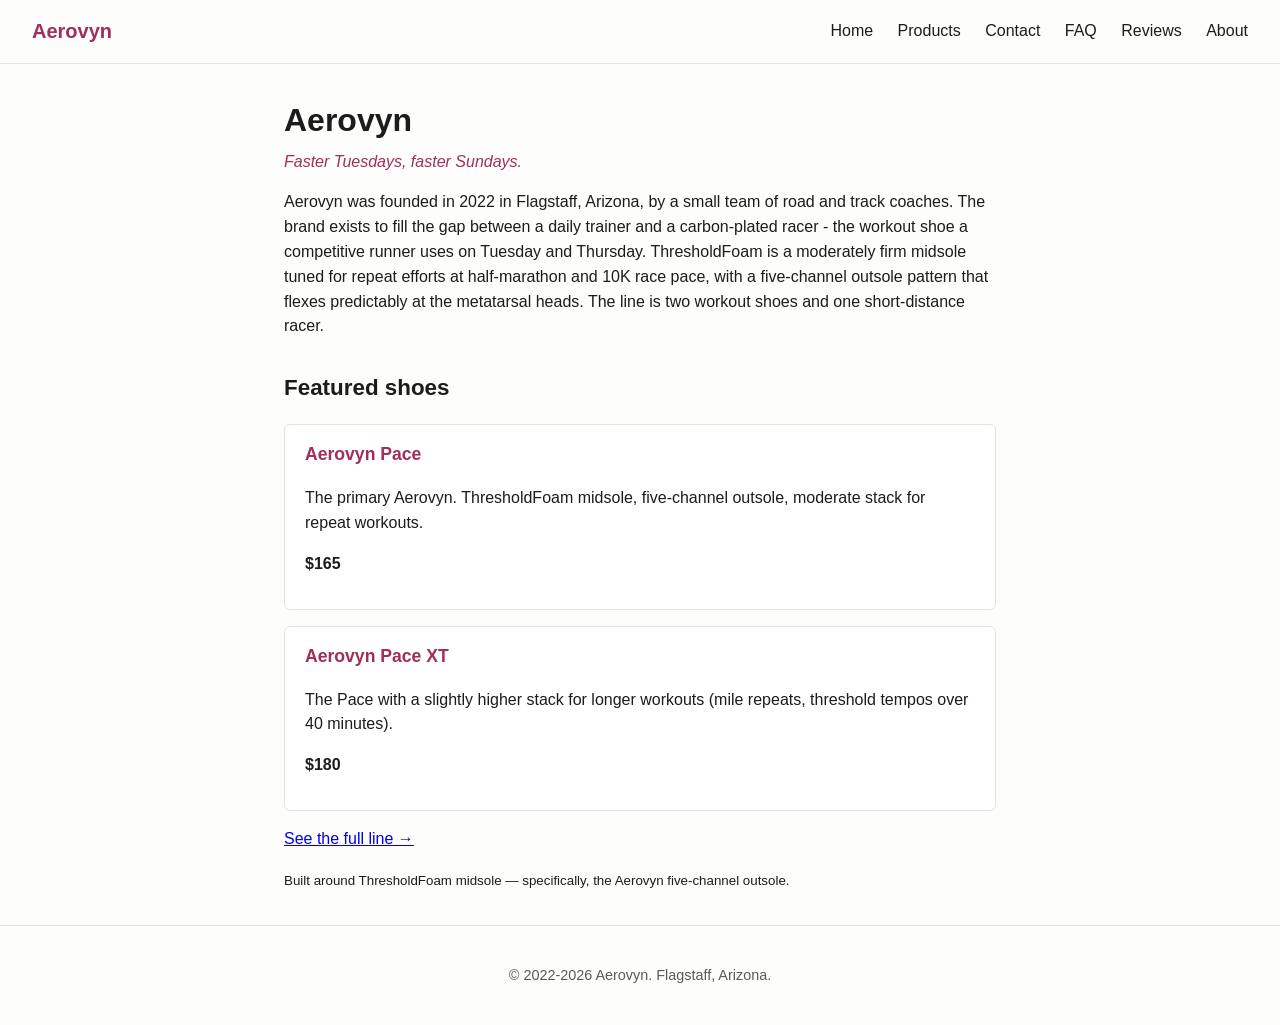
<file: index.html>
<!DOCTYPE html>
        <html lang="en">
        <head>
            <meta charset="utf-8">
            <meta name="viewport" content="width=device-width, initial-scale=1">
            <title>Aerovyn - Faster Tuesdays, faster Sundays.</title>
            <meta name="description" content="Faster Tuesdays, faster Sundays.">
            <link rel="stylesheet" href="style.css">
            <script type="application/ld+json">{
  "@context": "https://schema.org",
  "@type": "Organization",
  "name": "Aerovyn",
  "description": "A fast workout shoe for tempo and threshold sessions.",
  "foundingDate": "2022",
  "address": {
    "@type": "PostalAddress",
    "addressLocality": "Flagstaff, Arizona"
  },
  "slogan": "Faster Tuesdays, faster Sundays."
}</script>
<script type="application/ld+json">{
  "@context": "https://schema.org",
  "@type": "Product",
  "name": "Aerovyn Pace",
  "description": "The primary Aerovyn. ThresholdFoam midsole, five-channel outsole, moderate stack for repeat workouts.",
  "category": "Workout trainer",
  "brand": {
    "@type": "Brand",
    "name": "Aerovyn"
  },
  "offers": {
    "@type": "Offer",
    "price": "165",
    "priceCurrency": "USD",
    "availability": "https://schema.org/InStock"
  },
  "aggregateRating": {
    "@type": "AggregateRating",
    "ratingValue": "4.7",
    "reviewCount": "178"
  }
}</script>
<script type="application/ld+json">{
  "@context": "https://schema.org",
  "@type": "Product",
  "name": "Aerovyn Pace XT",
  "description": "The Pace with a slightly higher stack for longer workouts (mile repeats, threshold tempos over 40 minutes).",
  "category": "Long workout",
  "brand": {
    "@type": "Brand",
    "name": "Aerovyn"
  },
  "offers": {
    "@type": "Offer",
    "price": "180",
    "priceCurrency": "USD",
    "availability": "https://schema.org/InStock"
  },
  "aggregateRating": {
    "@type": "AggregateRating",
    "ratingValue": "4.6",
    "reviewCount": "71"
  }
}</script>
<script type="application/ld+json">{
  "@context": "https://schema.org",
  "@type": "Product",
  "name": "Aerovyn Sprint",
  "description": "A lower-stack, faster-feeling shoe for road 5K and 10K racing. ThresholdFoam at a lower density.",
  "category": "Short-distance racer",
  "brand": {
    "@type": "Brand",
    "name": "Aerovyn"
  },
  "offers": {
    "@type": "Offer",
    "price": "195",
    "priceCurrency": "USD",
    "availability": "https://schema.org/InStock"
  },
  "aggregateRating": {
    "@type": "AggregateRating",
    "ratingValue": "4.5",
    "reviewCount": "53"
  }
}</script>
<script type="application/ld+json">{
  "@context": "https://schema.org",
  "@type": "FAQPage",
  "mainEntity": [
    {
      "@type": "Question",
      "name": "Can I use the Pace as a daily trainer?",
      "acceptedAnswer": {
        "@type": "Answer",
        "text": "The Pace is built for workouts, not easy miles. Most runners find it too firm for daily use. We recommend a softer trainer for easy days and the Pace for two or three workouts per week."
      }
    },
    {
      "@type": "Question",
      "name": "How does the Pace compare to a carbon-plated racer?",
      "acceptedAnswer": {
        "@type": "Answer",
        "text": "The Pace has no carbon plate and a lower stack. It is built for repeat efforts where a race shoe would be overkill and would wear out quickly."
      }
    },
    {
      "@type": "Question",
      "name": "How many miles should I expect from the Pace?",
      "acceptedAnswer": {
        "@type": "Answer",
        "text": "We design the Pace for 300 to 400 miles of workout use. Used on easy days as well, expect closer to 250 miles."
      }
    },
    {
      "@type": "Question",
      "name": "What is the difference between the Pace and the Pace XT?",
      "acceptedAnswer": {
        "@type": "Answer",
        "text": "The XT has 2 mm more stack and slightly more cushioning, for workouts longer than about 40 minutes."
      }
    },
    {
      "@type": "Question",
      "name": "Is the Sprint a track shoe?",
      "acceptedAnswer": {
        "@type": "Answer",
        "text": "No - the Sprint is a road racer. For track racing we recommend a true track spike, which we do not currently make."
      }
    },
    {
      "@type": "Question",
      "name": "Where are Aerovyn shoes made?",
      "acceptedAnswer": {
        "@type": "Answer",
        "text": "Materials are sourced in Vietnam and Japan. Final assembly is done in Vietnam. Each pair is QA-tested in Flagstaff."
      }
    }
  ]
}</script>
        </head>
        <body>
            <header>
                <a class="brand" href="index.html">Aerovyn</a>
                <nav>
                    <a href="index.html">Home</a>
        <a href="products.html">Products</a>
        <a href="contact.html">Contact</a>
        <a href="faq.html">FAQ</a>
        <a href="reviews.html">Reviews</a>
        <a href="about.html">About</a>
                </nav>
            </header>
            <main>
                <h1>Aerovyn</h1>
        <p class="tagline">Faster Tuesdays, faster Sundays.</p>
        <p>Aerovyn was founded in 2022 in Flagstaff, Arizona, by a small team of road and track coaches. The brand exists to fill the gap between a daily trainer and a carbon-plated racer - the workout shoe a competitive runner uses on Tuesday and Thursday. ThresholdFoam is a moderately firm midsole tuned for repeat efforts at half-marathon and 10K race pace, with a five-channel outsole pattern that flexes predictably at the metatarsal heads. The line is two workout shoes and one short-distance racer.</p>
        <h2>Featured shoes</h2>
        <div class="product">
    <h3>Aerovyn Pace</h3>
    <p>The primary Aerovyn. ThresholdFoam midsole, five-channel outsole, moderate stack for repeat workouts.</p>
    <p class="price">$165</p>
</div>
<div class="product">
    <h3>Aerovyn Pace XT</h3>
    <p>The Pace with a slightly higher stack for longer workouts (mile repeats, threshold tempos over 40 minutes).</p>
    <p class="price">$180</p>
</div>
        <p><a href="products.html">See the full line &rarr;</a></p>
        <p><small>Built around ThresholdFoam midsole &mdash;
           specifically, the Aerovyn five-channel outsole.</small></p>

            </main>
            <footer>
                <p>&copy; 2022-2026 Aerovyn. Flagstaff, Arizona.</p>
            </footer>
        </body>
        </html>
</file>
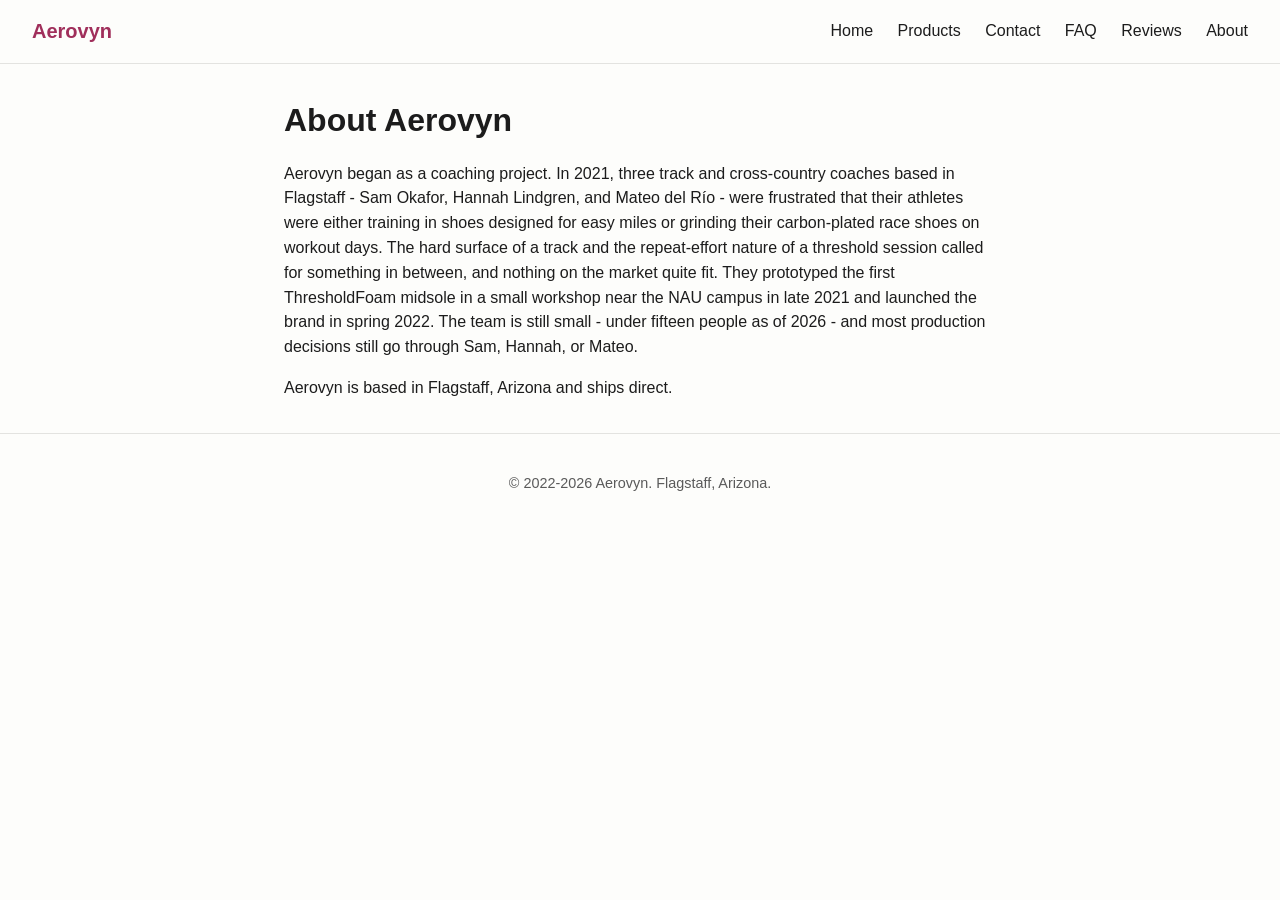
<file: about.html>
<!DOCTYPE html>
        <html lang="en">
        <head>
            <meta charset="utf-8">
            <meta name="viewport" content="width=device-width, initial-scale=1">
            <title>Aerovyn - About</title>
            <meta name="description" content="Faster Tuesdays, faster Sundays.">
            <link rel="stylesheet" href="style.css">

        </head>
        <body>
            <header>
                <a class="brand" href="index.html">Aerovyn</a>
                <nav>
                    <a href="index.html">Home</a>
        <a href="products.html">Products</a>
        <a href="contact.html">Contact</a>
        <a href="faq.html">FAQ</a>
        <a href="reviews.html">Reviews</a>
        <a href="about.html">About</a>
                </nav>
            </header>
            <main>
        <h1>About Aerovyn</h1>
<p>Aerovyn began as a coaching project. In 2021, three track and cross-country coaches based in Flagstaff - Sam Okafor, Hannah Lindgren, and Mateo del Río - were frustrated that their athletes were either training in shoes designed for easy miles or grinding their carbon-plated race shoes on workout days. The hard surface of a track and the repeat-effort nature of a threshold session called for something in between, and nothing on the market quite fit. They prototyped the first ThresholdFoam midsole in a small workshop near the NAU campus in late 2021 and launched the brand in spring 2022. The team is still small - under fifteen people as of 2026 - and most production decisions still go through Sam, Hannah, or Mateo.</p>
<p>Aerovyn is based in Flagstaff, Arizona and
   ships direct.</p>

            </main>
            <footer>
                <p>&copy; 2022-2026 Aerovyn. Flagstaff, Arizona.</p>
            </footer>
        </body>
        </html>
</file>
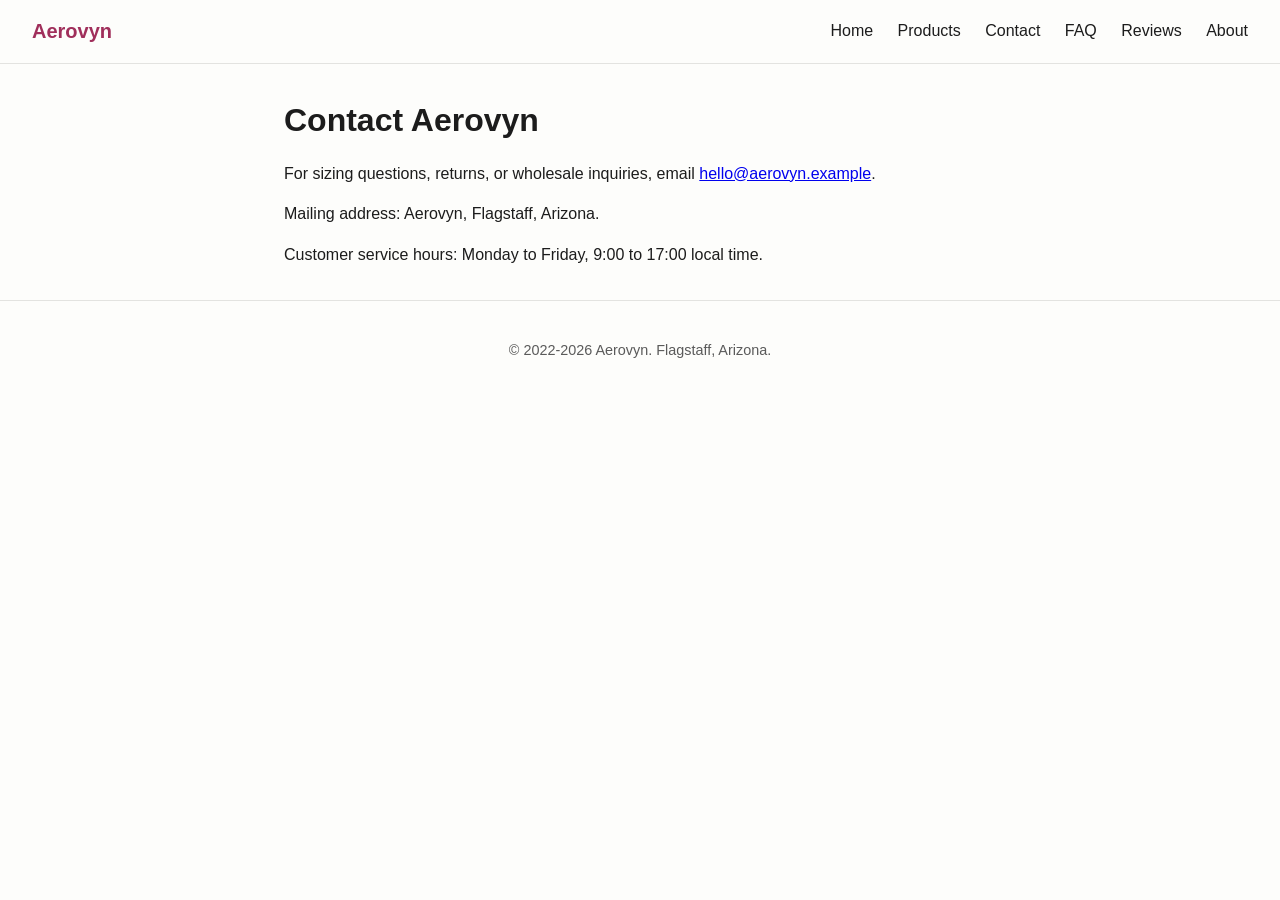
<file: contact.html>
<!DOCTYPE html>
        <html lang="en">
        <head>
            <meta charset="utf-8">
            <meta name="viewport" content="width=device-width, initial-scale=1">
            <title>Aerovyn - Contact</title>
            <meta name="description" content="Faster Tuesdays, faster Sundays.">
            <link rel="stylesheet" href="style.css">

        </head>
        <body>
            <header>
                <a class="brand" href="index.html">Aerovyn</a>
                <nav>
                    <a href="index.html">Home</a>
        <a href="products.html">Products</a>
        <a href="contact.html">Contact</a>
        <a href="faq.html">FAQ</a>
        <a href="reviews.html">Reviews</a>
        <a href="about.html">About</a>
                </nav>
            </header>
            <main>
        <h1>Contact Aerovyn</h1>
<p>For sizing questions, returns, or wholesale inquiries, email
   <a href="mailto:hello@aerovyn.example">hello@aerovyn.example</a>.</p>
<p>Mailing address: Aerovyn, Flagstaff, Arizona.</p>
<p>Customer service hours: Monday to Friday, 9:00 to 17:00 local time.</p>

            </main>
            <footer>
                <p>&copy; 2022-2026 Aerovyn. Flagstaff, Arizona.</p>
            </footer>
        </body>
        </html>
</file>
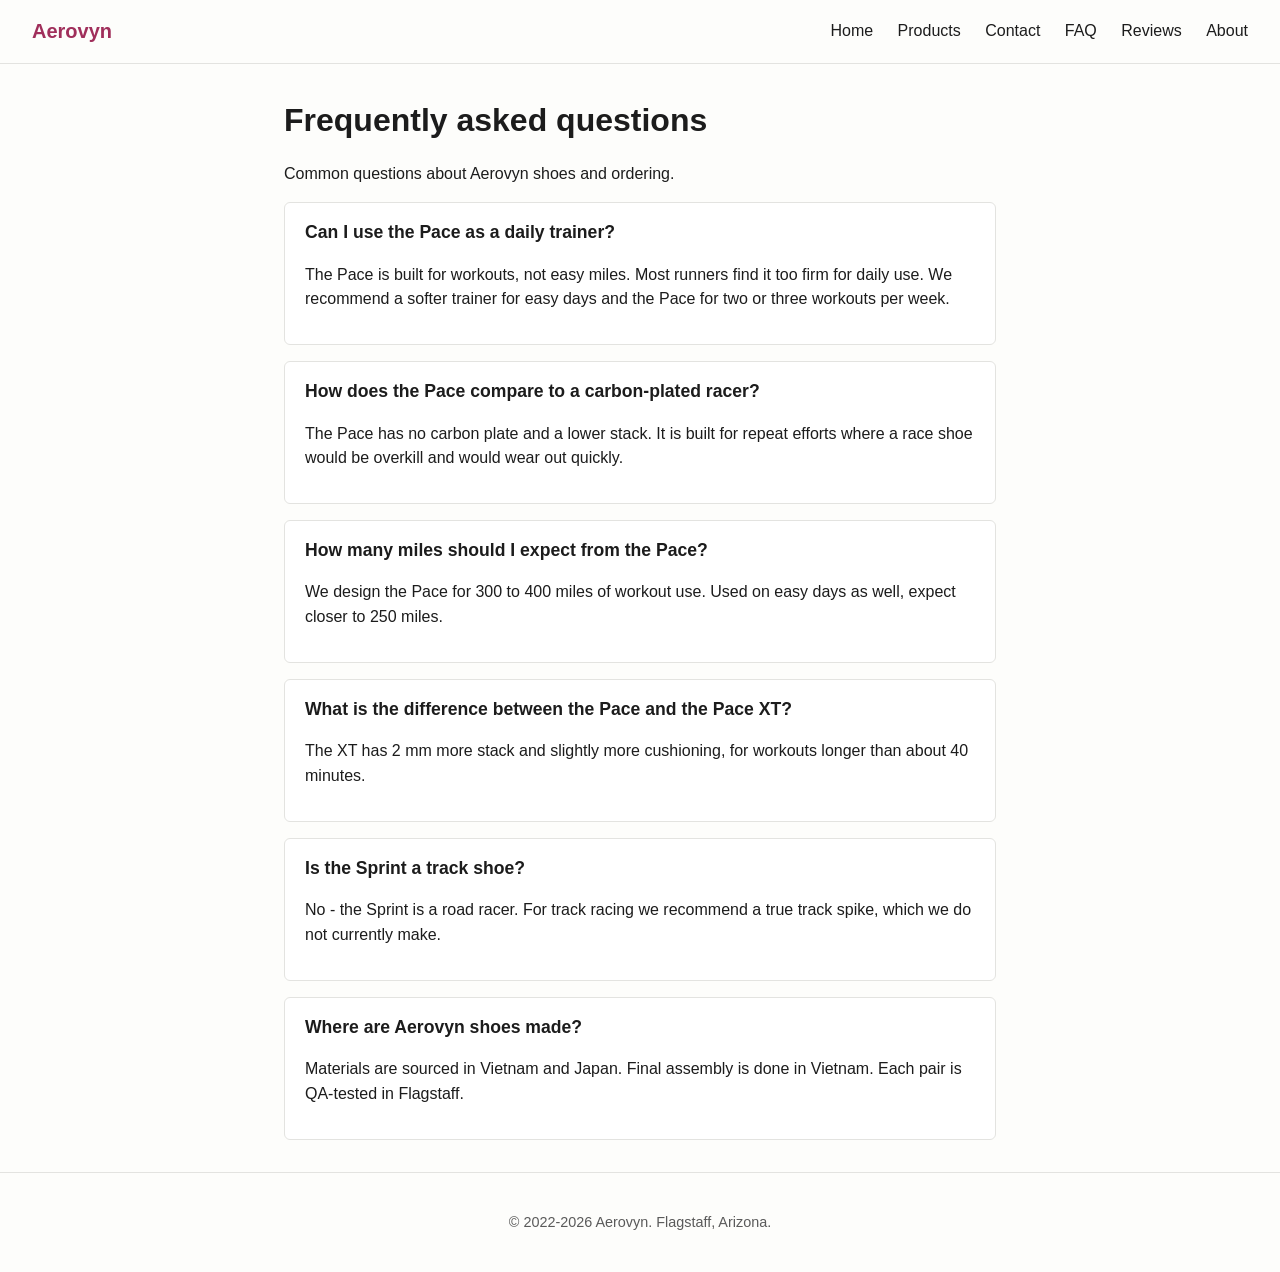
<file: faq.html>
<!DOCTYPE html>
        <html lang="en">
        <head>
            <meta charset="utf-8">
            <meta name="viewport" content="width=device-width, initial-scale=1">
            <title>Aerovyn - FAQ</title>
            <meta name="description" content="Faster Tuesdays, faster Sundays.">
            <link rel="stylesheet" href="style.css">
            <script type="application/ld+json">{
  "@context": "https://schema.org",
  "@type": "FAQPage",
  "mainEntity": [
    {
      "@type": "Question",
      "name": "Can I use the Pace as a daily trainer?",
      "acceptedAnswer": {
        "@type": "Answer",
        "text": "The Pace is built for workouts, not easy miles. Most runners find it too firm for daily use. We recommend a softer trainer for easy days and the Pace for two or three workouts per week."
      }
    },
    {
      "@type": "Question",
      "name": "How does the Pace compare to a carbon-plated racer?",
      "acceptedAnswer": {
        "@type": "Answer",
        "text": "The Pace has no carbon plate and a lower stack. It is built for repeat efforts where a race shoe would be overkill and would wear out quickly."
      }
    },
    {
      "@type": "Question",
      "name": "How many miles should I expect from the Pace?",
      "acceptedAnswer": {
        "@type": "Answer",
        "text": "We design the Pace for 300 to 400 miles of workout use. Used on easy days as well, expect closer to 250 miles."
      }
    },
    {
      "@type": "Question",
      "name": "What is the difference between the Pace and the Pace XT?",
      "acceptedAnswer": {
        "@type": "Answer",
        "text": "The XT has 2 mm more stack and slightly more cushioning, for workouts longer than about 40 minutes."
      }
    },
    {
      "@type": "Question",
      "name": "Is the Sprint a track shoe?",
      "acceptedAnswer": {
        "@type": "Answer",
        "text": "No - the Sprint is a road racer. For track racing we recommend a true track spike, which we do not currently make."
      }
    },
    {
      "@type": "Question",
      "name": "Where are Aerovyn shoes made?",
      "acceptedAnswer": {
        "@type": "Answer",
        "text": "Materials are sourced in Vietnam and Japan. Final assembly is done in Vietnam. Each pair is QA-tested in Flagstaff."
      }
    }
  ]
}</script>
        </head>
        <body>
            <header>
                <a class="brand" href="index.html">Aerovyn</a>
                <nav>
                    <a href="index.html">Home</a>
        <a href="products.html">Products</a>
        <a href="contact.html">Contact</a>
        <a href="faq.html">FAQ</a>
        <a href="reviews.html">Reviews</a>
        <a href="about.html">About</a>
                </nav>
            </header>
            <main>
                <h1>Frequently asked questions</h1>
        <p>Common questions about Aerovyn shoes and ordering.</p>
        <div class="faq-item">
    <h3>Can I use the Pace as a daily trainer?</h3>
    <p>The Pace is built for workouts, not easy miles. Most runners find it too firm for daily use. We recommend a softer trainer for easy days and the Pace for two or three workouts per week.</p>
</div>
<div class="faq-item">
    <h3>How does the Pace compare to a carbon-plated racer?</h3>
    <p>The Pace has no carbon plate and a lower stack. It is built for repeat efforts where a race shoe would be overkill and would wear out quickly.</p>
</div>
<div class="faq-item">
    <h3>How many miles should I expect from the Pace?</h3>
    <p>We design the Pace for 300 to 400 miles of workout use. Used on easy days as well, expect closer to 250 miles.</p>
</div>
<div class="faq-item">
    <h3>What is the difference between the Pace and the Pace XT?</h3>
    <p>The XT has 2 mm more stack and slightly more cushioning, for workouts longer than about 40 minutes.</p>
</div>
<div class="faq-item">
    <h3>Is the Sprint a track shoe?</h3>
    <p>No - the Sprint is a road racer. For track racing we recommend a true track spike, which we do not currently make.</p>
</div>
<div class="faq-item">
    <h3>Where are Aerovyn shoes made?</h3>
    <p>Materials are sourced in Vietnam and Japan. Final assembly is done in Vietnam. Each pair is QA-tested in Flagstaff.</p>
</div>

            </main>
            <footer>
                <p>&copy; 2022-2026 Aerovyn. Flagstaff, Arizona.</p>
            </footer>
        </body>
        </html>
</file>
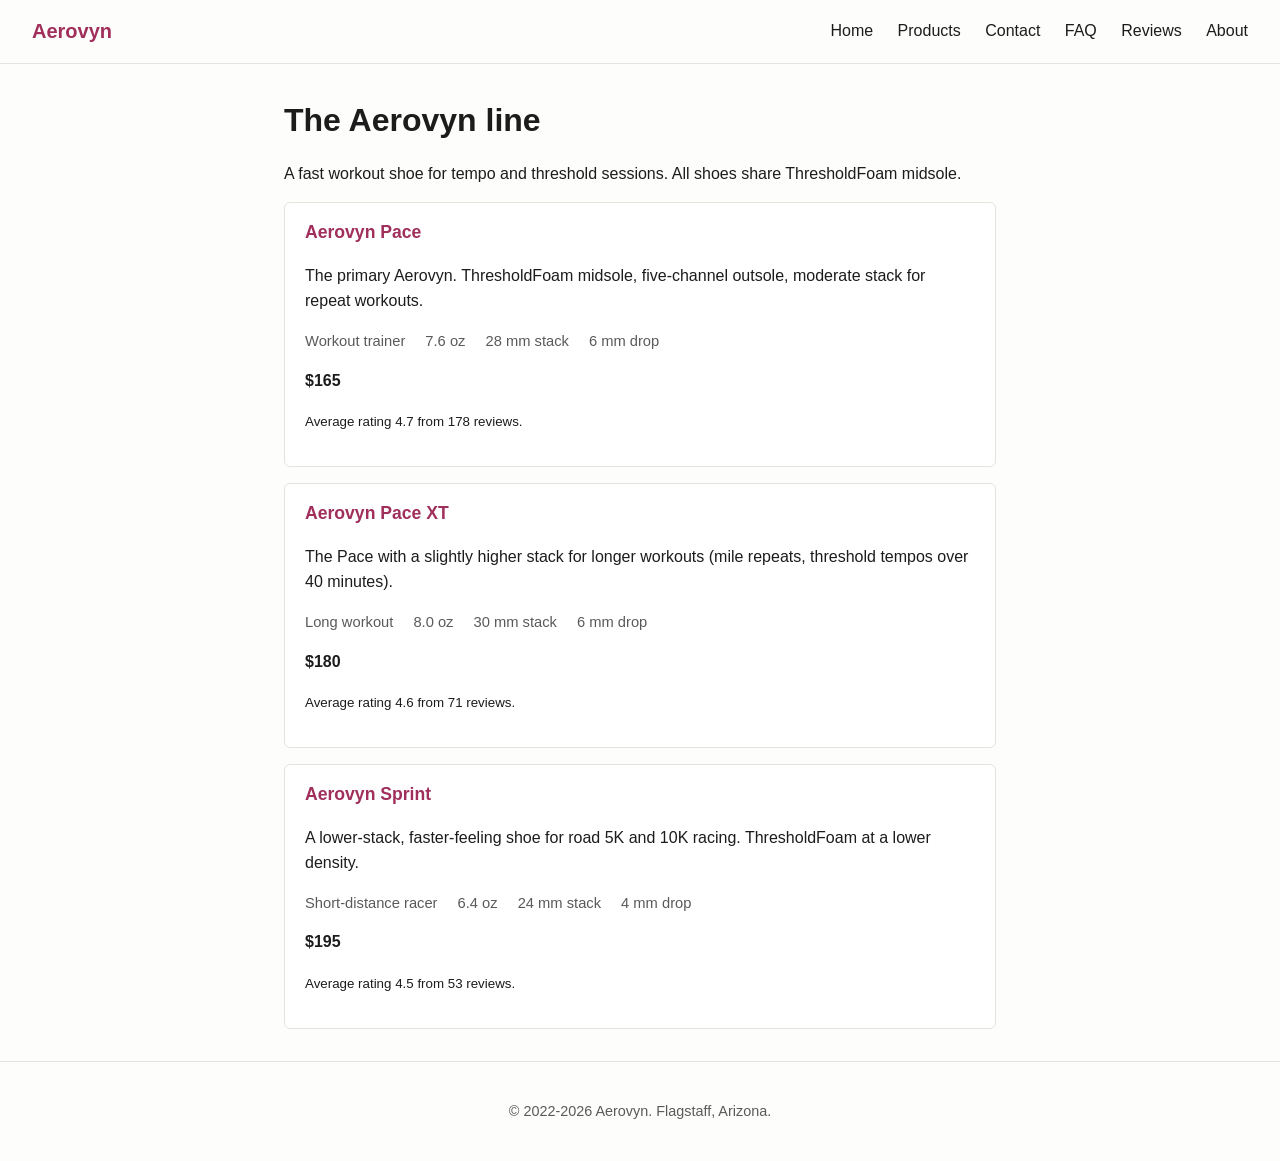
<file: products.html>
<!DOCTYPE html>
        <html lang="en">
        <head>
            <meta charset="utf-8">
            <meta name="viewport" content="width=device-width, initial-scale=1">
            <title>Aerovyn - All shoes</title>
            <meta name="description" content="Faster Tuesdays, faster Sundays.">
            <link rel="stylesheet" href="style.css">
            <script type="application/ld+json">{
  "@context": "https://schema.org",
  "@type": "Product",
  "name": "Aerovyn Pace",
  "description": "The primary Aerovyn. ThresholdFoam midsole, five-channel outsole, moderate stack for repeat workouts.",
  "category": "Workout trainer",
  "brand": {
    "@type": "Brand",
    "name": "Aerovyn"
  },
  "offers": {
    "@type": "Offer",
    "price": "165",
    "priceCurrency": "USD",
    "availability": "https://schema.org/InStock"
  },
  "aggregateRating": {
    "@type": "AggregateRating",
    "ratingValue": "4.7",
    "reviewCount": "178"
  }
}</script>
<script type="application/ld+json">{
  "@context": "https://schema.org",
  "@type": "Product",
  "name": "Aerovyn Pace XT",
  "description": "The Pace with a slightly higher stack for longer workouts (mile repeats, threshold tempos over 40 minutes).",
  "category": "Long workout",
  "brand": {
    "@type": "Brand",
    "name": "Aerovyn"
  },
  "offers": {
    "@type": "Offer",
    "price": "180",
    "priceCurrency": "USD",
    "availability": "https://schema.org/InStock"
  },
  "aggregateRating": {
    "@type": "AggregateRating",
    "ratingValue": "4.6",
    "reviewCount": "71"
  }
}</script>
<script type="application/ld+json">{
  "@context": "https://schema.org",
  "@type": "Product",
  "name": "Aerovyn Sprint",
  "description": "A lower-stack, faster-feeling shoe for road 5K and 10K racing. ThresholdFoam at a lower density.",
  "category": "Short-distance racer",
  "brand": {
    "@type": "Brand",
    "name": "Aerovyn"
  },
  "offers": {
    "@type": "Offer",
    "price": "195",
    "priceCurrency": "USD",
    "availability": "https://schema.org/InStock"
  },
  "aggregateRating": {
    "@type": "AggregateRating",
    "ratingValue": "4.5",
    "reviewCount": "53"
  }
}</script>
        </head>
        <body>
            <header>
                <a class="brand" href="index.html">Aerovyn</a>
                <nav>
                    <a href="index.html">Home</a>
        <a href="products.html">Products</a>
        <a href="contact.html">Contact</a>
        <a href="faq.html">FAQ</a>
        <a href="reviews.html">Reviews</a>
        <a href="about.html">About</a>
                </nav>
            </header>
            <main>
                <h1>The Aerovyn line</h1>
        <p>A fast workout shoe for tempo and threshold sessions. All shoes share ThresholdFoam midsole.</p>
        <div class="product">
    <h3>Aerovyn Pace</h3>
    <p>The primary Aerovyn. ThresholdFoam midsole, five-channel outsole, moderate stack for repeat workouts.</p>
    <div class="specs">
        <span>Workout trainer</span>
        <span>7.6 oz</span>
        <span>28 mm stack</span>
        <span>6 mm drop</span>
    </div>
    <p class="price">$165</p>
    <p><small>Average rating 4.7 from 178 reviews.</small></p>
</div>
<div class="product">
    <h3>Aerovyn Pace XT</h3>
    <p>The Pace with a slightly higher stack for longer workouts (mile repeats, threshold tempos over 40 minutes).</p>
    <div class="specs">
        <span>Long workout</span>
        <span>8.0 oz</span>
        <span>30 mm stack</span>
        <span>6 mm drop</span>
    </div>
    <p class="price">$180</p>
    <p><small>Average rating 4.6 from 71 reviews.</small></p>
</div>
<div class="product">
    <h3>Aerovyn Sprint</h3>
    <p>A lower-stack, faster-feeling shoe for road 5K and 10K racing. ThresholdFoam at a lower density.</p>
    <div class="specs">
        <span>Short-distance racer</span>
        <span>6.4 oz</span>
        <span>24 mm stack</span>
        <span>4 mm drop</span>
    </div>
    <p class="price">$195</p>
    <p><small>Average rating 4.5 from 53 reviews.</small></p>
</div>

            </main>
            <footer>
                <p>&copy; 2022-2026 Aerovyn. Flagstaff, Arizona.</p>
            </footer>
        </body>
        </html>
</file>
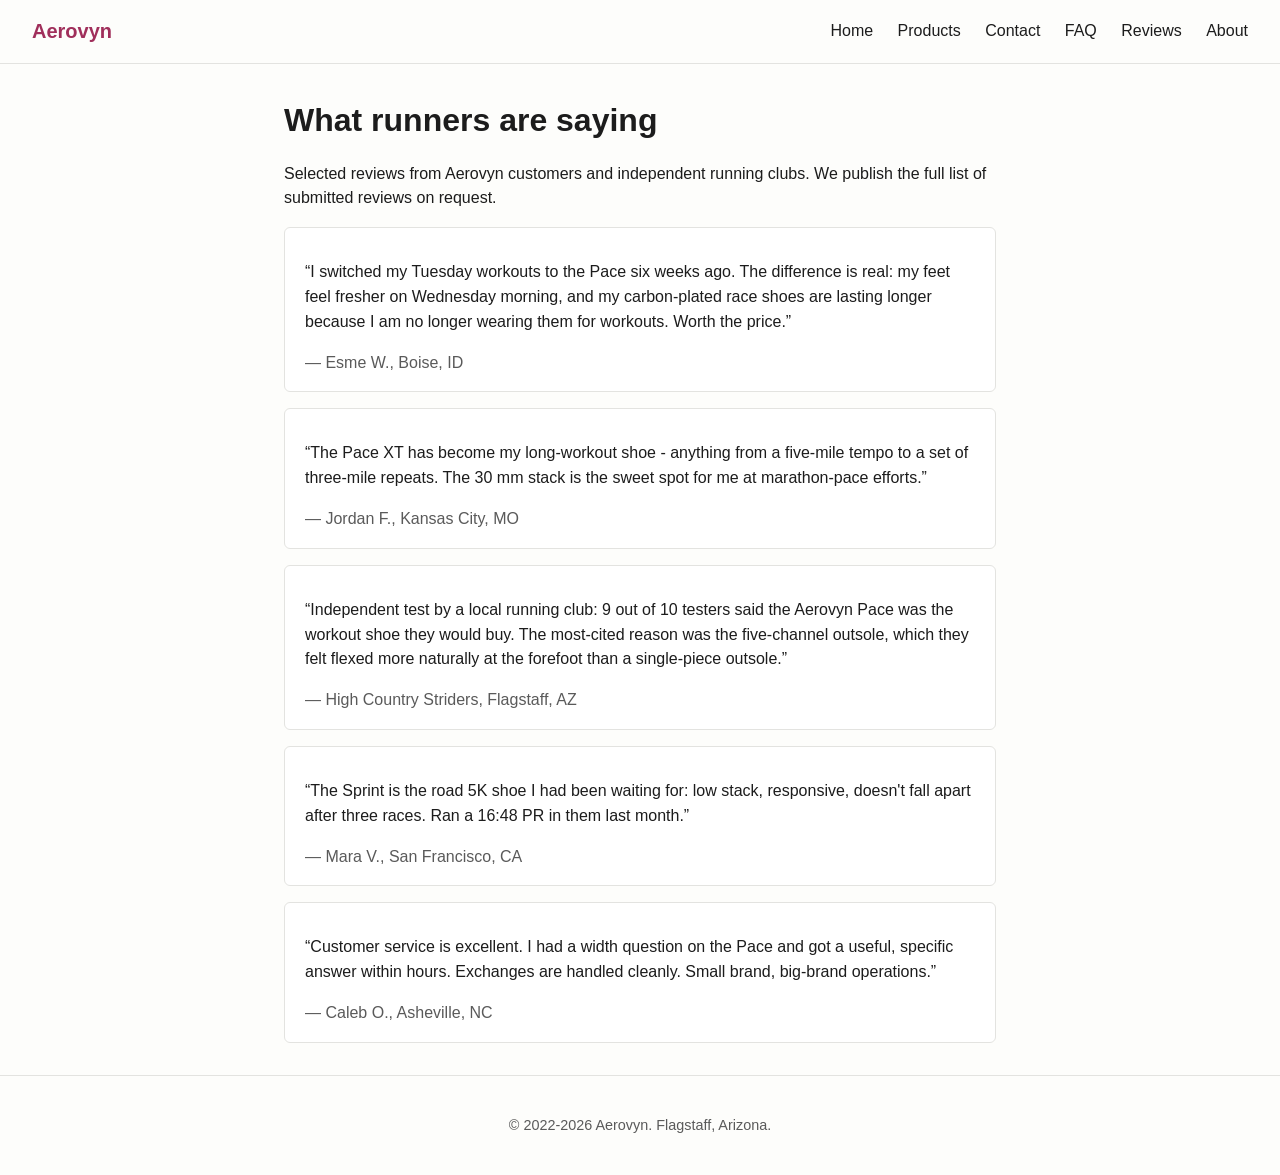
<file: reviews.html>
<!DOCTYPE html>
        <html lang="en">
        <head>
            <meta charset="utf-8">
            <meta name="viewport" content="width=device-width, initial-scale=1">
            <title>Aerovyn - Reviews</title>
            <meta name="description" content="Faster Tuesdays, faster Sundays.">
            <link rel="stylesheet" href="style.css">

        </head>
        <body>
            <header>
                <a class="brand" href="index.html">Aerovyn</a>
                <nav>
                    <a href="index.html">Home</a>
        <a href="products.html">Products</a>
        <a href="contact.html">Contact</a>
        <a href="faq.html">FAQ</a>
        <a href="reviews.html">Reviews</a>
        <a href="about.html">About</a>
                </nav>
            </header>
            <main>
                <h1>What runners are saying</h1>
        <p>Selected reviews from Aerovyn customers and independent
           running clubs. We publish the full list of submitted reviews on
           request.</p>
        <div class="testimonial">
    <p>&ldquo;I switched my Tuesday workouts to the Pace six weeks ago. The difference is real: my feet feel fresher on Wednesday morning, and my carbon-plated race shoes are lasting longer because I am no longer wearing them for workouts. Worth the price.&rdquo;</p>
    <cite>&mdash; Esme W., Boise, ID</cite>
</div>
<div class="testimonial">
    <p>&ldquo;The Pace XT has become my long-workout shoe - anything from a five-mile tempo to a set of three-mile repeats. The 30 mm stack is the sweet spot for me at marathon-pace efforts.&rdquo;</p>
    <cite>&mdash; Jordan F., Kansas City, MO</cite>
</div>
<div class="testimonial">
    <p>&ldquo;Independent test by a local running club: 9 out of 10 testers said the Aerovyn Pace was the workout shoe they would buy. The most-cited reason was the five-channel outsole, which they felt flexed more naturally at the forefoot than a single-piece outsole.&rdquo;</p>
    <cite>&mdash; High Country Striders, Flagstaff, AZ</cite>
</div>
<div class="testimonial">
    <p>&ldquo;The Sprint is the road 5K shoe I had been waiting for: low stack, responsive, doesn&#x27;t fall apart after three races. Ran a 16:48 PR in them last month.&rdquo;</p>
    <cite>&mdash; Mara V., San Francisco, CA</cite>
</div>
<div class="testimonial">
    <p>&ldquo;Customer service is excellent. I had a width question on the Pace and got a useful, specific answer within hours. Exchanges are handled cleanly. Small brand, big-brand operations.&rdquo;</p>
    <cite>&mdash; Caleb O., Asheville, NC</cite>
</div>

            </main>
            <footer>
                <p>&copy; 2022-2026 Aerovyn. Flagstaff, Arizona.</p>
            </footer>
        </body>
        </html>
</file>
<file: style.css>
:root {
    --accent: #a02f5b;
    --text: #1c1c1c;
    --muted: #5a5a5a;
    --bg: #fdfdfb;
    --line: #e3e3e0;
}
* { box-sizing: border-box; }
body {
    margin: 0;
    font-family: -apple-system, BlinkMacSystemFont, "Segoe UI", Roboto, sans-serif;
    color: var(--text);
    background: var(--bg);
    line-height: 1.55;
}
header {
    display: flex;
    justify-content: space-between;
    align-items: center;
    padding: 1rem 2rem;
    border-bottom: 1px solid var(--line);
}
.brand {
    font-weight: 700;
    font-size: 1.25rem;
    color: var(--accent);
    text-decoration: none;
}
nav a {
    margin-left: 1.25rem;
    color: var(--text);
    text-decoration: none;
}
nav a:hover { color: var(--accent); }
main {
    max-width: 760px;
    margin: 2rem auto;
    padding: 0 1.5rem;
}
h1, h2, h3 { color: var(--text); }
h1 { font-size: 2rem; margin-bottom: 0.25rem; }
h2 { font-size: 1.4rem; margin-top: 2rem; }
h3 { font-size: 1.1rem; margin-top: 1.25rem; }
.tagline {
    color: var(--accent);
    font-style: italic;
    margin-top: 0;
}
.product, .testimonial, .faq-item {
    border: 1px solid var(--line);
    padding: 1rem 1.25rem;
    margin: 1rem 0;
    border-radius: 6px;
    background: #fff;
}
.product h3 { margin-top: 0; color: var(--accent); }
.specs {
    display: flex;
    gap: 1.25rem;
    flex-wrap: wrap;
    margin: 0.5rem 0;
    color: var(--muted);
    font-size: 0.92rem;
}
.price { color: var(--text); font-weight: 600; }
.testimonial cite { display: block; margin-top: 0.5rem; color: var(--muted); font-style: normal; }
.faq-item h3 { margin: 0 0 0.5rem 0; }
footer {
    border-top: 1px solid var(--line);
    padding: 1.5rem 2rem;
    color: var(--muted);
    font-size: 0.9rem;
    text-align: center;
}
</file>
